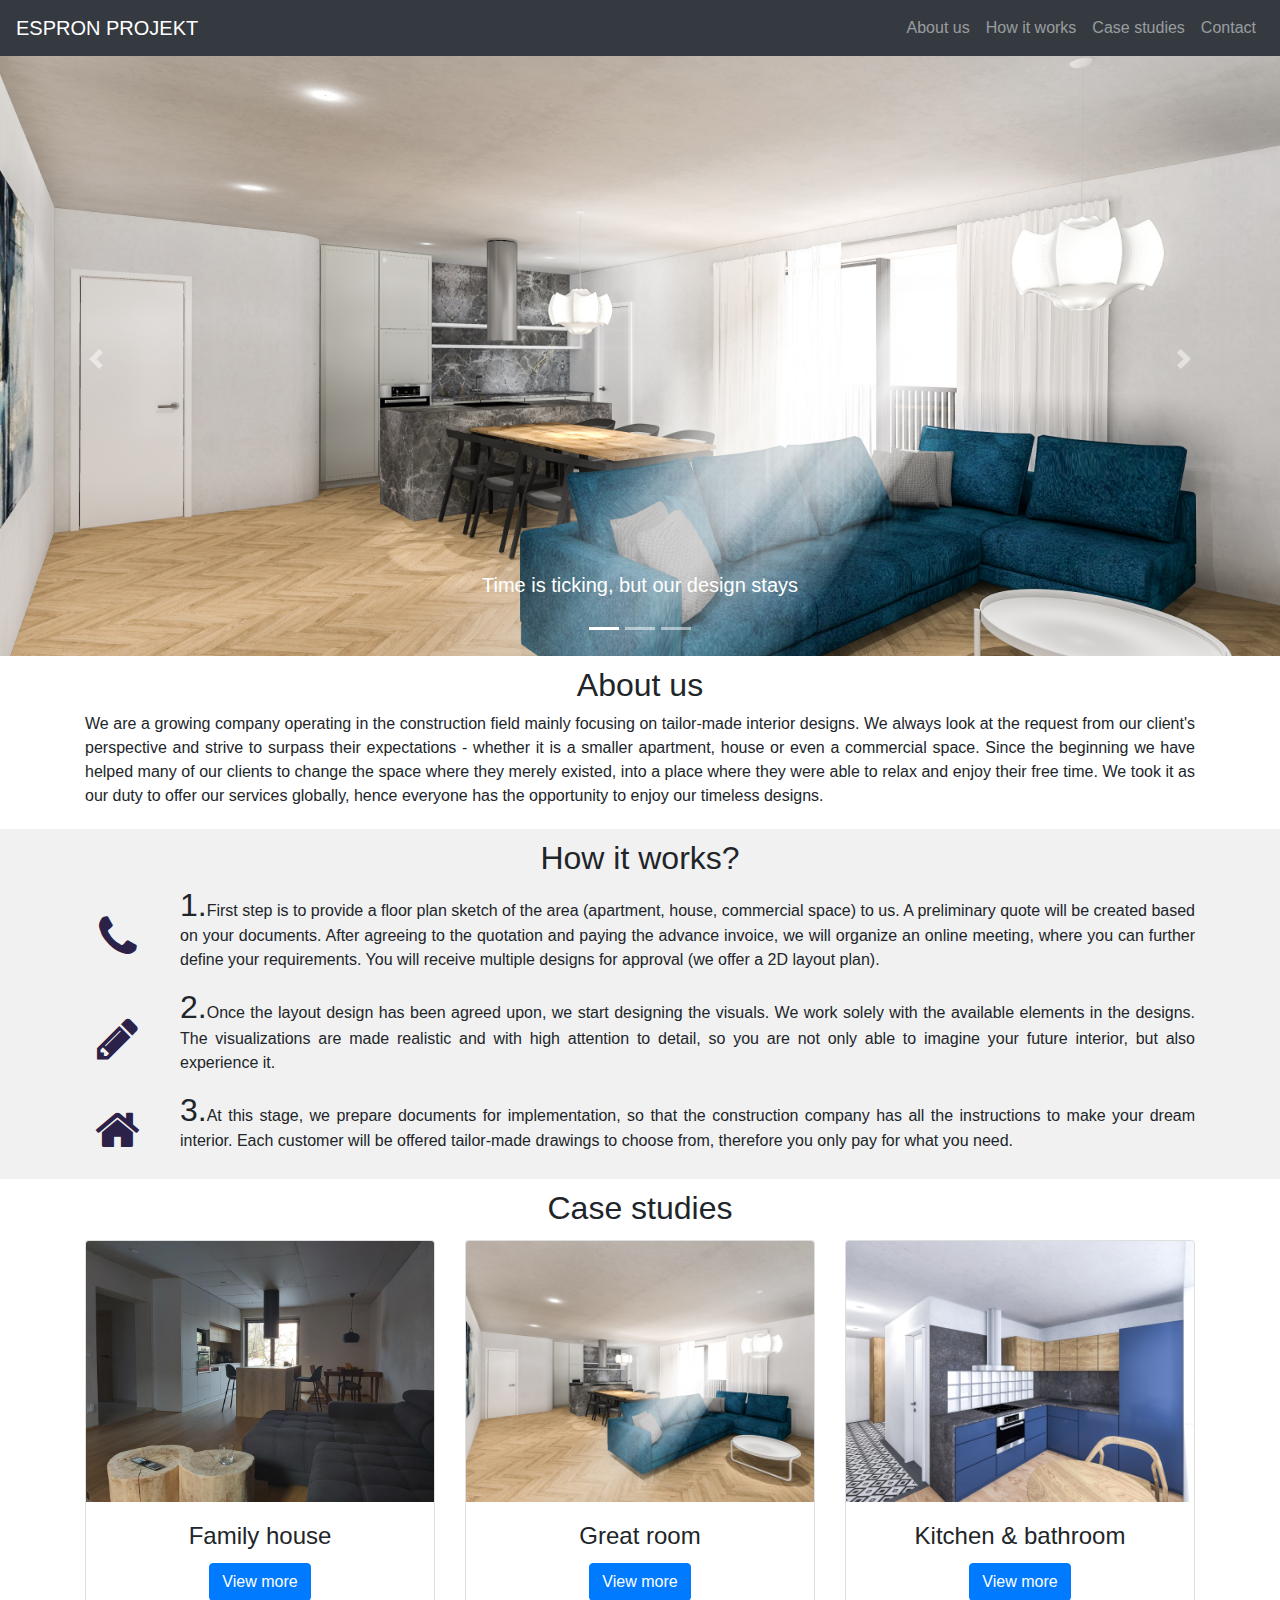
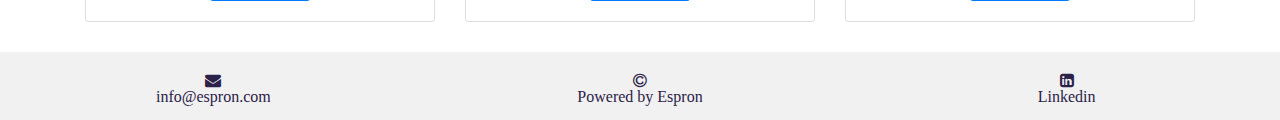
<file: index.html>
<!DOCTYPE html>
<html lang="en">

<head>
  <meta charset="UTF-8">
  <meta name="viewport" content="width=device-width, initial-scale=1.0">
  <link rel="stylesheet" href="https://maxcdn.bootstrapcdn.com/bootstrap/4.0.0/css/bootstrap.min.css"
    integrity="sha384-Gn5384xqQ1aoWXA+058RXPxPg6fy4IWvTNh0E263XmFcJlSAwiGgFAW/dAiS6JXm" crossorigin="anonymous">
  <link rel="stylesheet" href="style.css">
  <link rel="stylesheet" href="font-awesome/font-awesome-4.7.0/css/font-awesome.min.css">
  <title>Espron</title>
</head>

<body>
  <nav class="navbar navbar-expand-lg navbar-dark bg-dark">
    <a href="index.html" class="navbar-brand">ESPRON PROJEKT</a>
    <button class="navbar-toggler" data-toggle="collapse" data-target="#navbarMenu">
      <span class="navbar-toggler-icon"></span>
    </button>
    <div class="collapse navbar-collapse" id="navbarMenu">
      <ul class="navbar-nav ml-auto">
        <li class="nav-item"><a href="#about-us" class="nav-link">About us</a></li>
        <li class="nav-item"><a href="#bs-steps" class="nav-link">How it works</a></li>
        <li class="nav-item"><a href="#references" class="nav-link">Case studies</a></li>
        <li class="nav-item"><a href="#contact" class="nav-link">Contact</a></li>
      </ul>
    </div>
  </nav>
  <div id="myCarousel" class="carousel slide" data-ride="carousel">

    <div class="carousel-inner">
      <ol class="carousel-indicators">
        <li data-target="myCarousel" data-slide-to="0" class="active"></li>
        <li data-target="myCarousel" data-slide-to="1"></li>
        <li data-target="myCarousel" data-slide-to="2"></li>
      </ol>
      <div class="carousel-item active">
        <div class="overlay-image" style="background-image:url(Obrazky/projekt1.jpg)"></div>
        <div class="carousel-caption">
          <!-- <h5 class="h5Carousel">Espron projekt</h5> -->
          <p class="pCarousel">Time is ticking, but our design stays</p>
        </div>
      </div>
      <div class="carousel-item">
        <div class="overlay-image" style="background-image:url(Obrazky/projekt2.jpg)"></div>
        <div class="carousel-caption">
          <!-- <h5 class="h5Carousel">ESPRON PROJEKT</h5> -->
          <p class="pCarousel">Time is ticking, but our design stays</p>
        </div>
      </div>
      <div class="carousel-item">
        <div class="overlay-image" style="background-image:url(Obrazky/projekt3.jpg)"></div>
        <div class="carousel-caption">
          <!-- <h5 class="h5Carousel">ESPRON PROJEKT</h5> -->
          <p class="pCarousel">Time is ticking, but our design stays</p>
        </div>
      </div>
    </div>
    <a class="carousel-control-prev" href="#myCarousel" role="button" data-slide="prev">
      <span class="carousel-control-prev-icon" aria-hidden="true"></span>
      <span class="sr-only">Previous</span>
    </a>
    <a class="carousel-control-next" href="#myCarousel" role="button" data-slide="next">
      <span class="carousel-control-next-icon" aria-hidden="true"></span>
      <span class="sr-only">Next</span>
    </a>
  </div>

  <div class="container">
    <div class="row" id="about-us">
      <div class="col">
        <h2 class="text-center">About us</h2>
        <p class="text-justify">We are a growing company operating in the construction field mainly focusing on
          tailor-made interior designs. We always look at the request from our client's perspective and strive to
          surpass their expectations - whether it is a smaller apartment, house or even a commercial space. Since the
          beginning we have helped many of our clients to change the space where they merely existed, into a place
          where they were able to relax and enjoy their free time. We took it as our duty to offer our services
          globally, hence everyone has the opportunity to enjoy our timeless designs.</p>
      </div>
    </div>
  </div>

  <div class="container-fluid bg-hw-works">
    <div id="bs-steps" class="container">
      <div class="row">
        <div class="col text-center h2">How it works?
        </div>
      </div>


      <div class="row align-items-center">
        <div class="col-md-1">
          <div class="text-center"><i class="fa fa-phone fa-3x mx-auto" aria-hidden="true"></i></div>
        </div>
        <div class="col-md-11 col-xs">
          <p class="text-justify"><span class="h2">1.</span>First step is to provide a floor plan sketch of the area
            (apartment, house, commercial space) to us. A preliminary quote will be created based on your documents.
            After agreeing to the quotation and paying the advance invoice, we will organize an online meeting, where
            you can further define your requirements. You will receive multiple designs for approval (we offer a 2D
            layout plan).
          </p>
        </div>
      </div>
      <div class="row align-items-center">
        <div class="col-md-1">
          <div class="text-center"><i class="fa fa-pencil fa-3x" aria-hidden="true"></i></div>
        </div>
        <div class="col-md-11">
          <p class="text-justify"><span class="h2">2.</span>Once the layout design has been agreed upon, we start
            designing the visuals. We work solely with the available elements in the designs. The visualizations are
            made realistic and with high attention to detail, so you are not only able to imagine your future interior,
            but
            also experience it.</p>
        </div>
      </div>
      <div class="row align-items-center">
        <div class="col-md-1">
          <div class="text-center"><i class="fa fa-home fa-3x" aria-hidden="true"></i></div>
        </div>
        <div class="col-md-11">
          <p class="text-justify"><span class="h2">3.</span>At this stage, we prepare documents for
            implementation, so that the construction company has all the instructions to make your dream interior. Each
            customer will be offered tailor-made drawings to choose from, therefore you only pay for what you need.
        </div>
      </div>
    </div>
  </div>
  <div class="container">
    <div class="row" id="references">
      <div class="col text-center">
        <h2>Case studies</h2>
      </div>
    </div>
    <div class="row">
      <div class="col-md-4">
        <div class="card">
          <img class="card-img-top" src="Obrazky/family-house3.jpg" alt="Family-house design">
          <div class="card-body text-center">
            <h4 class="card-title">Family house</h4>
            <!-- <p class="card-text">In this project we focused on bringing new composition and make it more modern</p> -->
            <a href="family-house.html" class="btn btn-primary stretched-link">View more</a>
          </div>
        </div>
      </div>
      <div class="col-md-4">
        <div class="card">
          <img class="card-img-top" src="Obrazky/flat1.jpg" alt="Great room design">
          <div class="card-body text-center">
            <h4 class="card-title">Great room</h4>
            <!-- <p class="card-text">In this project we focused on bringing new composition and make it more livable.</p> -->
            <a href="apartment1.html" class="btn btn-primary stretched-link">View more</a>
          </div>
        </div>
      </div>
      <div class="col-md-4">
        <div class="card">
          <img class="card-img-top" src="Obrazky/flat4.jpg" alt="Kitchen & bathroom design">
          <div class="card-body text-center">
            <h4 class="card-title">Kitchen & bathroom</h4>
            <!-- <p class="card-text">In this project we focused on bringing new composition and make it more livable.</p> -->
            <a href="apartment2.html" class="btn btn-primary stretched-link">View more</a>
          </div>
        </div>
      </div>
    </div>
  </div>
  <div class="container-fluid">
    <div class="row text-center contact-us" id="contact">
    </div>
    <div class="row text-center contact-us">
      <div class="col">
        <i class="fa fa-envelope" aria-hidden="true">
          <p>info@espron.com</p>
        </i>
      </div>
      <div class="col">
        <i class="fa fa-copyright" aria-hidden="true">
          <p>Powered by Espron</p>
        </i>
      </div>
      <div class="col">
        <a href="https://www.linkedin.com/company/espron-projekt/?viewAsMember=true"><i class="fa fa-linkedin-square"
            aria-hidden="true">
            <p>Linkedin</p>
          </i></a>
      </div>
    </div>
  </div>






  <script src="https://code.jquery.com/jquery-3.2.1.slim.min.js"
    integrity="sha384-KJ3o2DKtIkvYIK3UENzmM7KCkRr/rE9/Qpg6aAZGJwFDMVNA/GpGFF93hXpG5KkN"
    crossorigin="anonymous"></script>
  <script src="https://cdnjs.cloudflare.com/ajax/libs/popper.js/1.12.9/umd/popper.min.js"
    integrity="sha384-ApNbgh9B+Y1QKtv3Rn7W3mgPxhU9K/ScQsAP7hUibX39j7fakFPskvXusvfa0b4Q"
    crossorigin="anonymous"></script>
  <script src="https://maxcdn.bootstrapcdn.com/bootstrap/4.0.0/js/bootstrap.min.js"
    integrity="sha384-JZR6Spejh4U02d8jOt6vLEHfe/JQGiRRSQQxSfFWpi1MquVdAyjUar5+76PVCmYl"
    crossorigin="anonymous"></script>
</body>

</html>
</file>
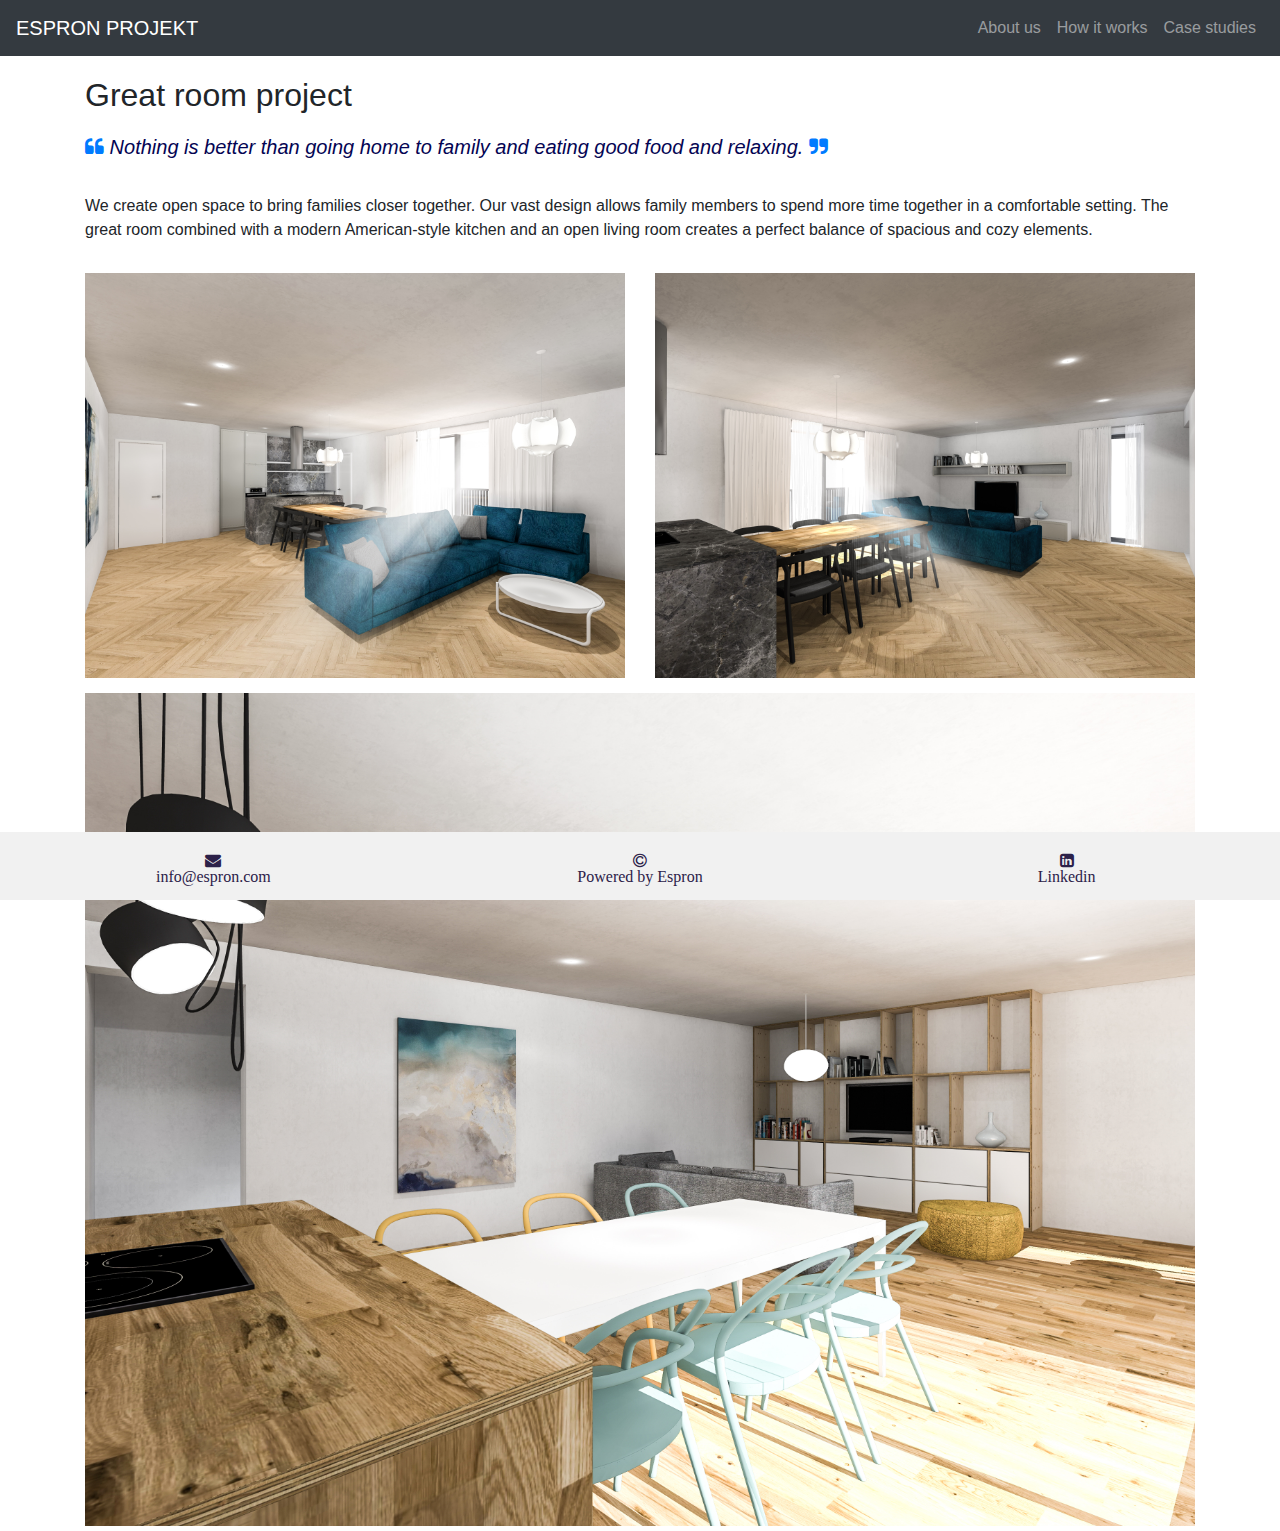
<file: apartment1.html>
<!DOCTYPE html>
<html lang="en">

<head>
  <meta charset="UTF-8">
  <meta http-equiv="X-UA-Compatible" content="IE=edge">
  <meta name="viewport" content="width=device-width, initial-scale=1.0">
  <link rel="stylesheet" href="https://maxcdn.bootstrapcdn.com/bootstrap/4.0.0/css/bootstrap.min.css"
    integrity="sha384-Gn5384xqQ1aoWXA+058RXPxPg6fy4IWvTNh0E263XmFcJlSAwiGgFAW/dAiS6JXm" crossorigin="anonymous">
  <link rel="stylesheet" href="style.css">
  <link rel="stylesheet" href="font-awesome/font-awesome-4.7.0/css/font-awesome.min.css">

  <title>Apartment1</title>
</head>

<body style="background-color: white;">
  <nav class="navbar navbar-expand-lg navbar-dark bg-dark">
    <a href="index.html" class="navbar-brand">ESPRON PROJEKT</a>
    <button class="navbar-toggler" data-toggle="collapse" data-target="#navbarMenu">
      <span class="navbar-toggler-icon"></span>
    </button>
    <div class="collapse navbar-collapse" id="navbarMenu">
      <ul class="navbar-nav ml-auto">
        <li class="nav-item"><a href="index.html#about-us" class="nav-link">About us</a></li>
        <li class="nav-item"><a href="index.html#bs-steps" class="nav-link">How it works</a></li>
        <li class="nav-item"><a href="index.html#references" class="nav-link">Case studies</a></li>
      </ul>
    </div>
  </nav>
  <div class="container">
    <div class="row" id="projekt">
      <div class="col">
        <h2>Great room project </h2>
        <blockquote class="blockquote">
          <p class="pb-3">
            <i class="fa fa-quote-left fa-xs text-primary"></i>
            <span class="lead font-italic" style="color:rgb(4, 4, 83); font-weight:400;">Nothing is better than going
              home to family and eating good food and relaxing.
            </span>
            <i class="fa fa-quote-right fa-xs text-primary"></i>
          </p>
        </blockquote>
        <p class="po-nas">We create open space to bring families closer together. Our vast
          design allows family members to spend more time together in a comfortable setting. The great room combined
          with a modern American-style kitchen and an open living room creates a perfect balance of spacious and cozy
          elements.</p>
      </div>
    </div>
    <div class="row">
      <div class="col-md-6 projekt">
        <img src="Obrazky/flat1.jpg" class="img-fluid" alt="Great room design" srcset="">
      </div>
      <div class="col-md-6 projekt">
        <img src="Obrazky/flat2.jpg" class="img-fluid" alt="Great room design" srcset="">
      </div>
      <div class="col-md-12 projekt">
        <img src="Obrazky/flat3.jpg" class="img-fluid" alt="Great room design" srcset="">
      </div>
    </div>
  </div>
  <div class="container-fluid fixed-bottom">
    <div class="row text-center contact-us" id="contact">
    </div>
    <div class="row text-center contact-us">
      <div class="col">
        <i class="fa fa-envelope" aria-hidden="true">
          <p>info@espron.com</p>
        </i>
      </div>
      <div class="col">
        <i class="fa fa-copyright" aria-hidden="true">
          <p>Powered by Espron</p>
        </i>
      </div>
      <div class="col">
        <a href="https://www.linkedin.com/company/espron-projekt/?viewAsMember=true"><i class="fa fa-linkedin-square"
            aria-hidden="true">
            <p>Linkedin</p>
          </i></a>
      </div>
    </div>
  </div>


  <script src="https://code.jquery.com/jquery-3.2.1.slim.min.js"
    integrity="sha384-KJ3o2DKtIkvYIK3UENzmM7KCkRr/rE9/Qpg6aAZGJwFDMVNA/GpGFF93hXpG5KkN"
    crossorigin="anonymous"></script>
  <script src="https://cdnjs.cloudflare.com/ajax/libs/popper.js/1.12.9/umd/popper.min.js"
    integrity="sha384-ApNbgh9B+Y1QKtv3Rn7W3mgPxhU9K/ScQsAP7hUibX39j7fakFPskvXusvfa0b4Q"
    crossorigin="anonymous"></script>
  <script src="https://maxcdn.bootstrapcdn.com/bootstrap/4.0.0/js/bootstrap.min.js"
    integrity="sha384-JZR6Spejh4U02d8jOt6vLEHfe/JQGiRRSQQxSfFWpi1MquVdAyjUar5+76PVCmYl"
    crossorigin="anonymous"></script>
</body>

</html>
</file>
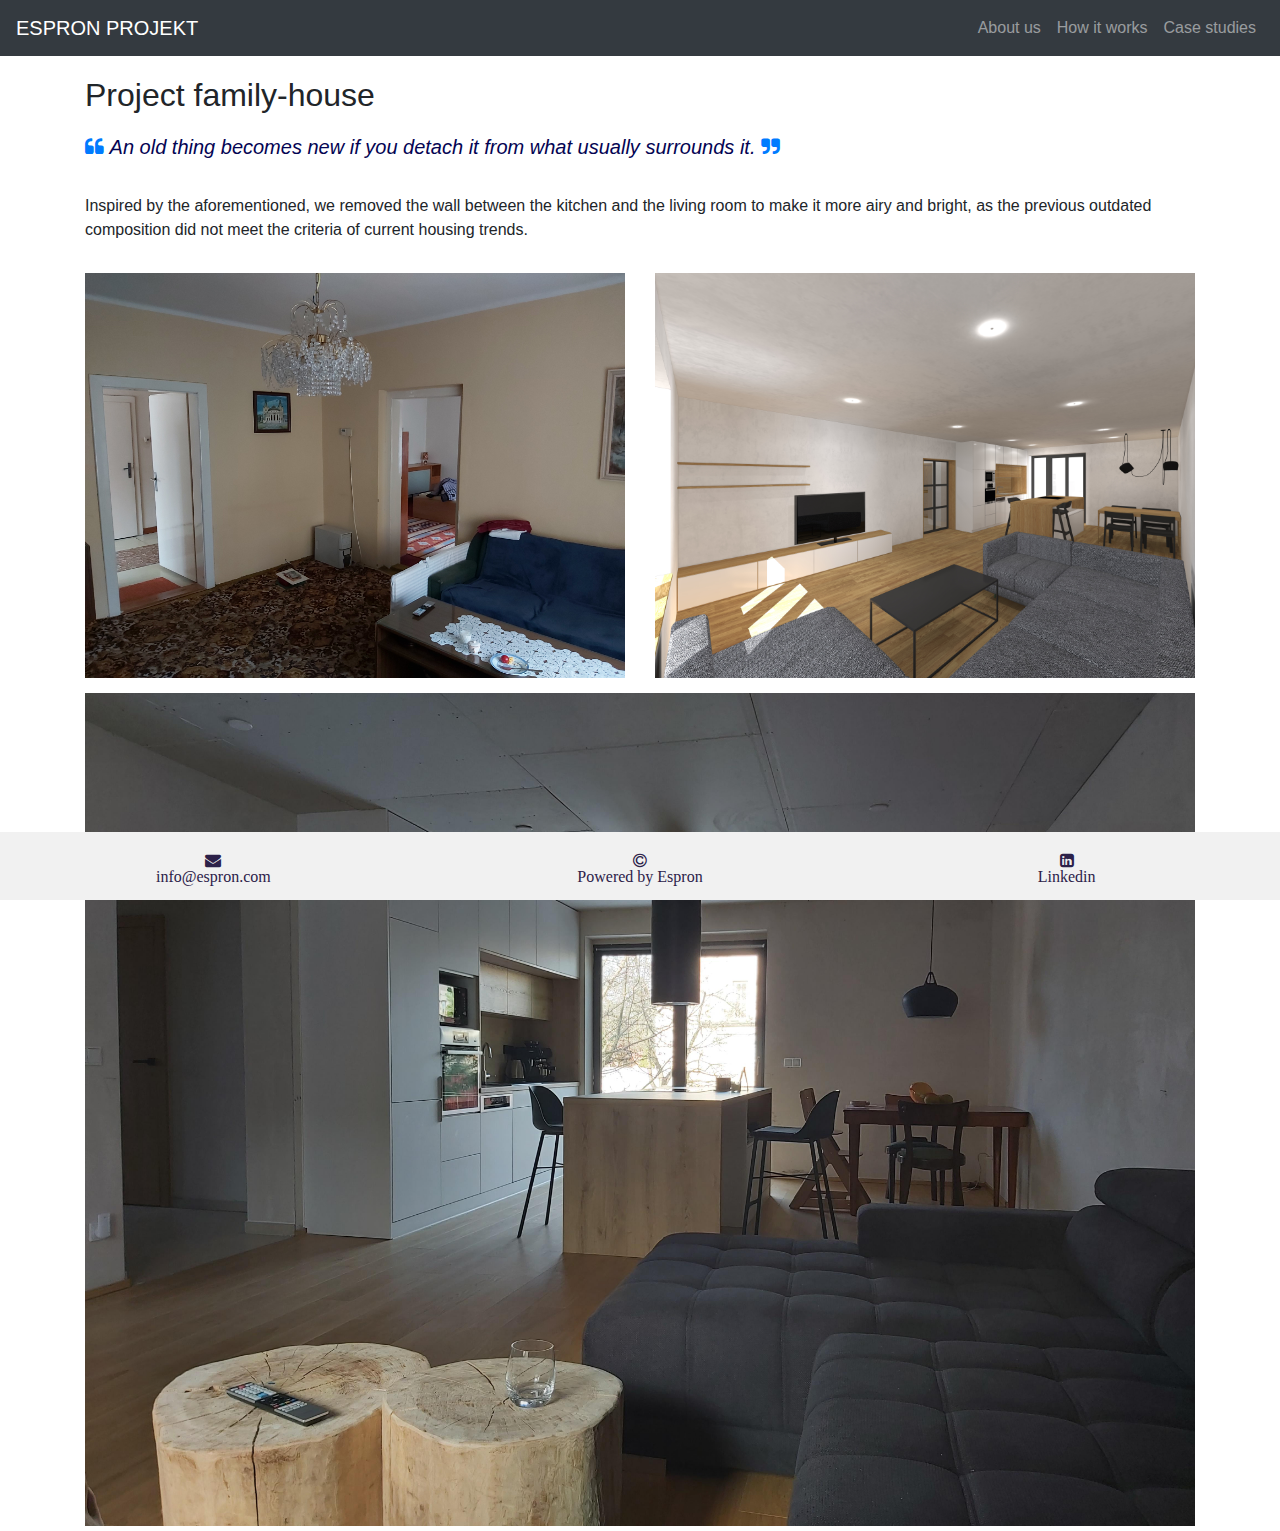
<file: family-house.html>
<!DOCTYPE html>
<html lang="en">

<head>
  <meta charset="UTF-8">
  <meta http-equiv="X-UA-Compatible" content="IE=edge">
  <meta name="viewport" content="width=device-width, initial-scale=1.0">
  <link rel="stylesheet" href="https://maxcdn.bootstrapcdn.com/bootstrap/4.0.0/css/bootstrap.min.css"
    integrity="sha384-Gn5384xqQ1aoWXA+058RXPxPg6fy4IWvTNh0E263XmFcJlSAwiGgFAW/dAiS6JXm" crossorigin="anonymous">
  <link rel="stylesheet" href="style.css">
  <link rel="stylesheet" href="font-awesome/font-awesome-4.7.0/css/font-awesome.min.css">

  <title>Family house</title>
</head>

<body>
  <nav class="navbar navbar-expand-lg navbar-dark bg-dark">
    <a href="index.html" class="navbar-brand">ESPRON PROJEKT</a>
    <button class="navbar-toggler" data-toggle="collapse" data-target="#navbarMenu">
      <span class="navbar-toggler-icon"></span>
    </button>
    <div class="collapse navbar-collapse" id="navbarMenu">
      <ul class="navbar-nav ml-auto">
        <li class="nav-item"><a href="index.html#about-us" class="nav-link">About us</a></li>
        <li class="nav-item"><a href="index.html#bs-steps" class="nav-link">How it works</a></li>
        <li class="nav-item"><a href="index.html#references" class="nav-link">Case studies</a></li>
      </ul>
    </div>
  </nav>
  <div class="container">
    <div class="row" id="projekt">
      <div class="col">
        <h2>Project family-house</h2>
        <blockquote class="blockquote">
          <p class="pb-3">
            <i class="fa fa-quote-left fa-xs text-primary"></i>
            <span class="lead font-italic" style="color:rgb(4, 4, 83); font-weight:400;">An old thing becomes new if you
              detach it from what usually surrounds it.
            </span>
            <i class="fa fa-quote-right fa-xs text-primary"></i>
          </p>
        </blockquote>
        <p class="po-nas">Inspired by the aforementioned, we removed the wall between the kitchen and the living room to
          make it more airy and bright, as the previous outdated composition did not meet the criteria of current
          housing trends.</p>
      </div>
    </div>
    <div class="row">
      <div class="col-md-6 projekt">
        <img src="Obrazky/family-house.jpg" class="img-fluid" alt="Family-house design" srcset="">
      </div>
      <div class="col-md-6 projekt">
        <img src="Obrazky/projekt2.jpg" class="img-fluid" alt="Family-house design" srcset="">
      </div>
      <div class="col-md-12 projekt">
        <img src="Obrazky/family-house3.jpg" class="img-fluid" alt="Family-house design" srcset="">
      </div>
    </div>
  </div>
  <div class="container-fluid fixed-bottom">
    <div class="row text-center contact-us" id="contact">
    </div>
    <div class="row text-center contact-us">
      <div class="col">
        <i class="fa fa-envelope" aria-hidden="true">
          <p>info@espron.com</p>
        </i>
      </div>
      <div class="col">
        <i class="fa fa-copyright" aria-hidden="true">
          <p>Powered by Espron</p>
        </i>
      </div>
      <div class="col">
        <a href="https://www.linkedin.com/company/espron-projekt/?viewAsMember=true"><i class="fa fa-linkedin-square"
            aria-hidden="true">
            <p>Linkedin</p>
          </i></a>
      </div>
    </div>
  </div>



  <script src="https://code.jquery.com/jquery-3.2.1.slim.min.js"
    integrity="sha384-KJ3o2DKtIkvYIK3UENzmM7KCkRr/rE9/Qpg6aAZGJwFDMVNA/GpGFF93hXpG5KkN"
    crossorigin="anonymous"></script>
  <script src="https://cdnjs.cloudflare.com/ajax/libs/popper.js/1.12.9/umd/popper.min.js"
    integrity="sha384-ApNbgh9B+Y1QKtv3Rn7W3mgPxhU9K/ScQsAP7hUibX39j7fakFPskvXusvfa0b4Q"
    crossorigin="anonymous"></script>
  <script src="https://maxcdn.bootstrapcdn.com/bootstrap/4.0.0/js/bootstrap.min.js"
    integrity="sha384-JZR6Spejh4U02d8jOt6vLEHfe/JQGiRRSQQxSfFWpi1MquVdAyjUar5+76PVCmYl"
    crossorigin="anonymous"></script>
</body>

</html>
</file>
<file: style.css>
@import url("https://fonts.googleapis.com/css2?family=Poppins:ital,wght@1,100&display=swap");

body {
  background-color: rgb(255, 255, 255);
}

html {
  scroll-behavior: smooth;
}

.container,
.bg-hw-works {
  padding-bottom: 5px;
  padding-top: 5px;
}
.carousel-item {
  height: 600px;
  /* background-color: rgb(80, 80, 80); */
}

.overlay-image {
  position: absolute;
  bottom: 0;
  left: 0;
  right: 0;
  top: 0;
  background-position: center;
  background-size: cover;
  /* opacity: 0.5; */
}

.h5Carousel {
  font-size: 40px;
}

.pCarousel {
  font-size: 20px;
}

#myCarousel {
  padding-bottom: 5px;
}

#references {
  padding-top: 5px;
  padding-bottom: 5px;
}

.contact-us {
  background-color: rgb(241, 241, 241);
  padding-bottom: 0;
}

#contact {
  margin-top: 25px;
  padding-top: 20px;
}

.bg-hw-works {
  background-color: rgb(241, 241, 241);
}

.fa {
  color: rgb(44, 33, 73);
}

#projekt,
.projekt {
  padding-top: 15px;
}

@media only screen and (max-width: 768px) {
  .projekt:last-child {
    padding-bottom: 80px;
  }
}

@media only screen and (max-width: 768px) {
  .col-md-4 {
    padding-top: 15px;
  }
}

@media only screen and (max-width: 768px) {
  .carousel-item {
    height: 500px;
  }
}

@media only screen and (max-width: 768px) {
  .fa-phone,
  .fa-pencil,
  .fa-home {
    padding-top: 30px;
    padding-bottom: 15px;
  }
}

@media only screen and (max-width: 768px) {
  #references {
    padding-bottom: 0px;
  }
}

.blockquote {
  padding-top: 10px;
}
</file>
